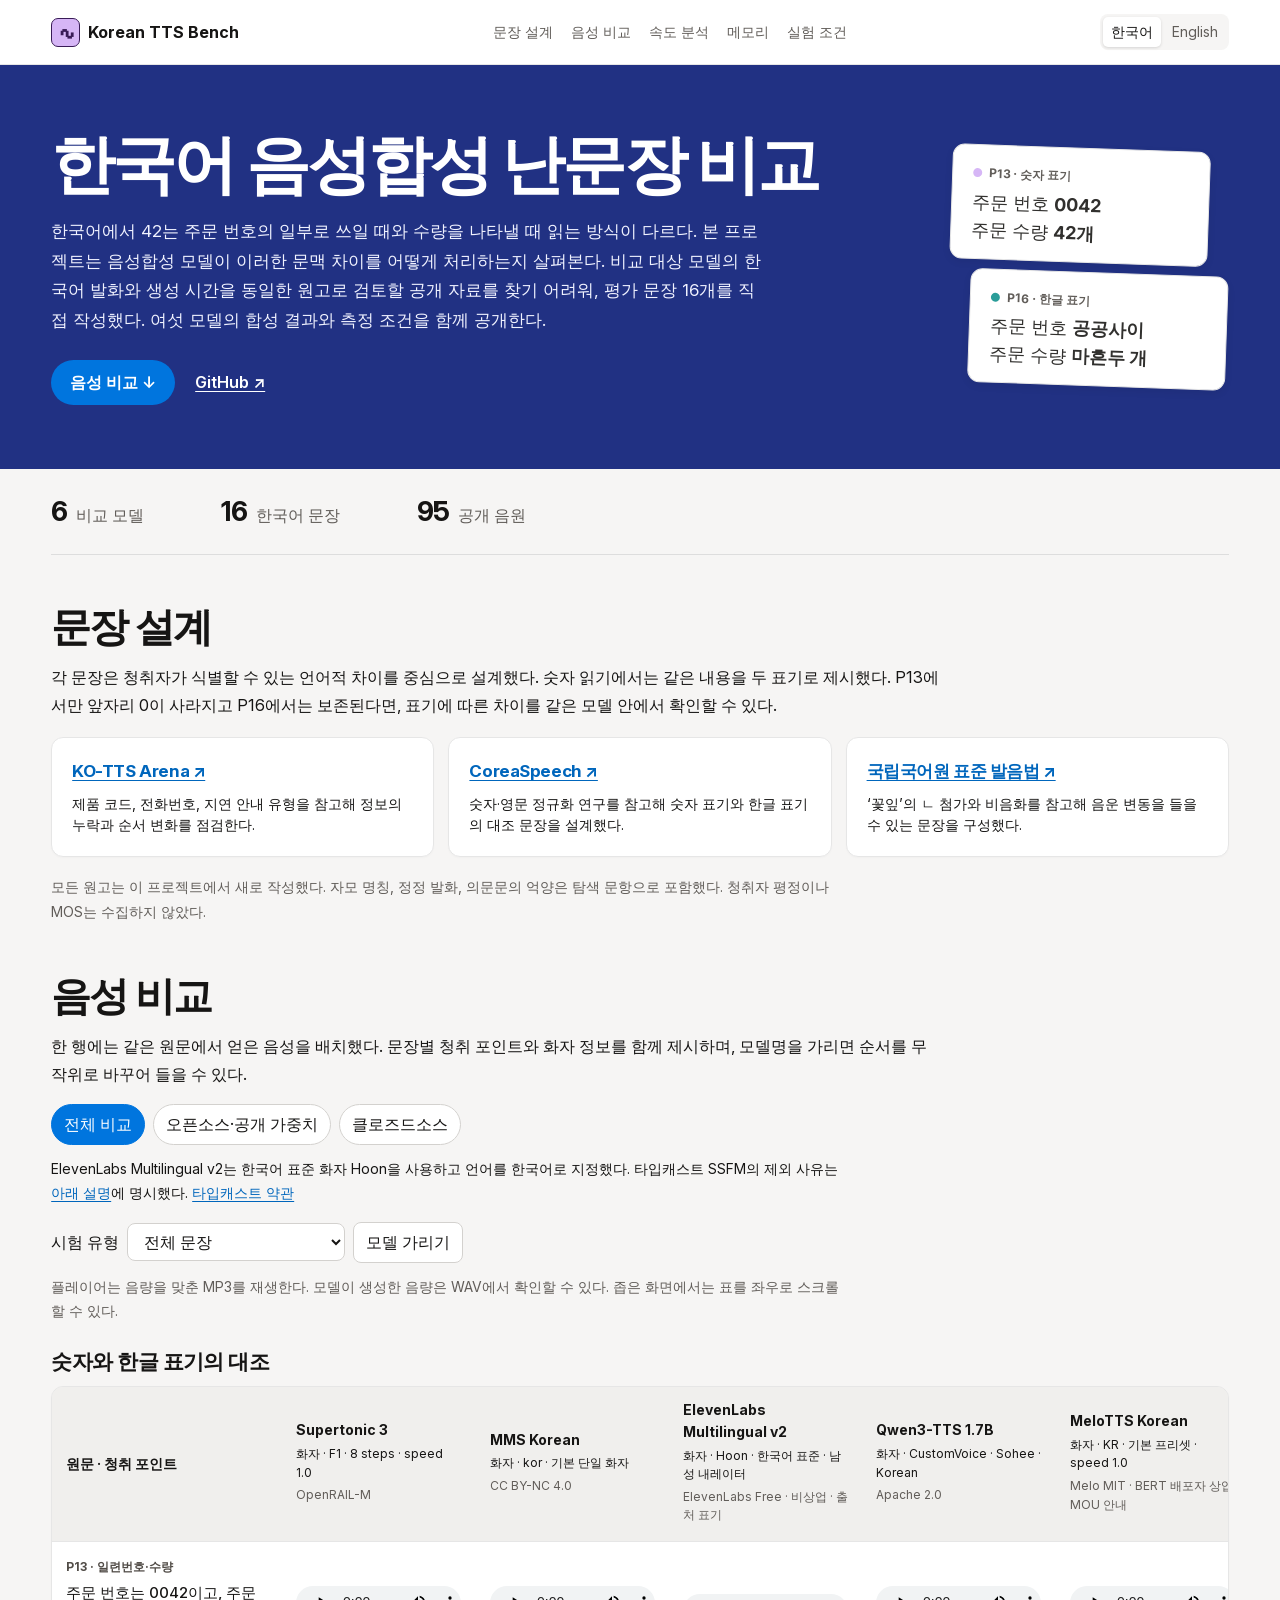
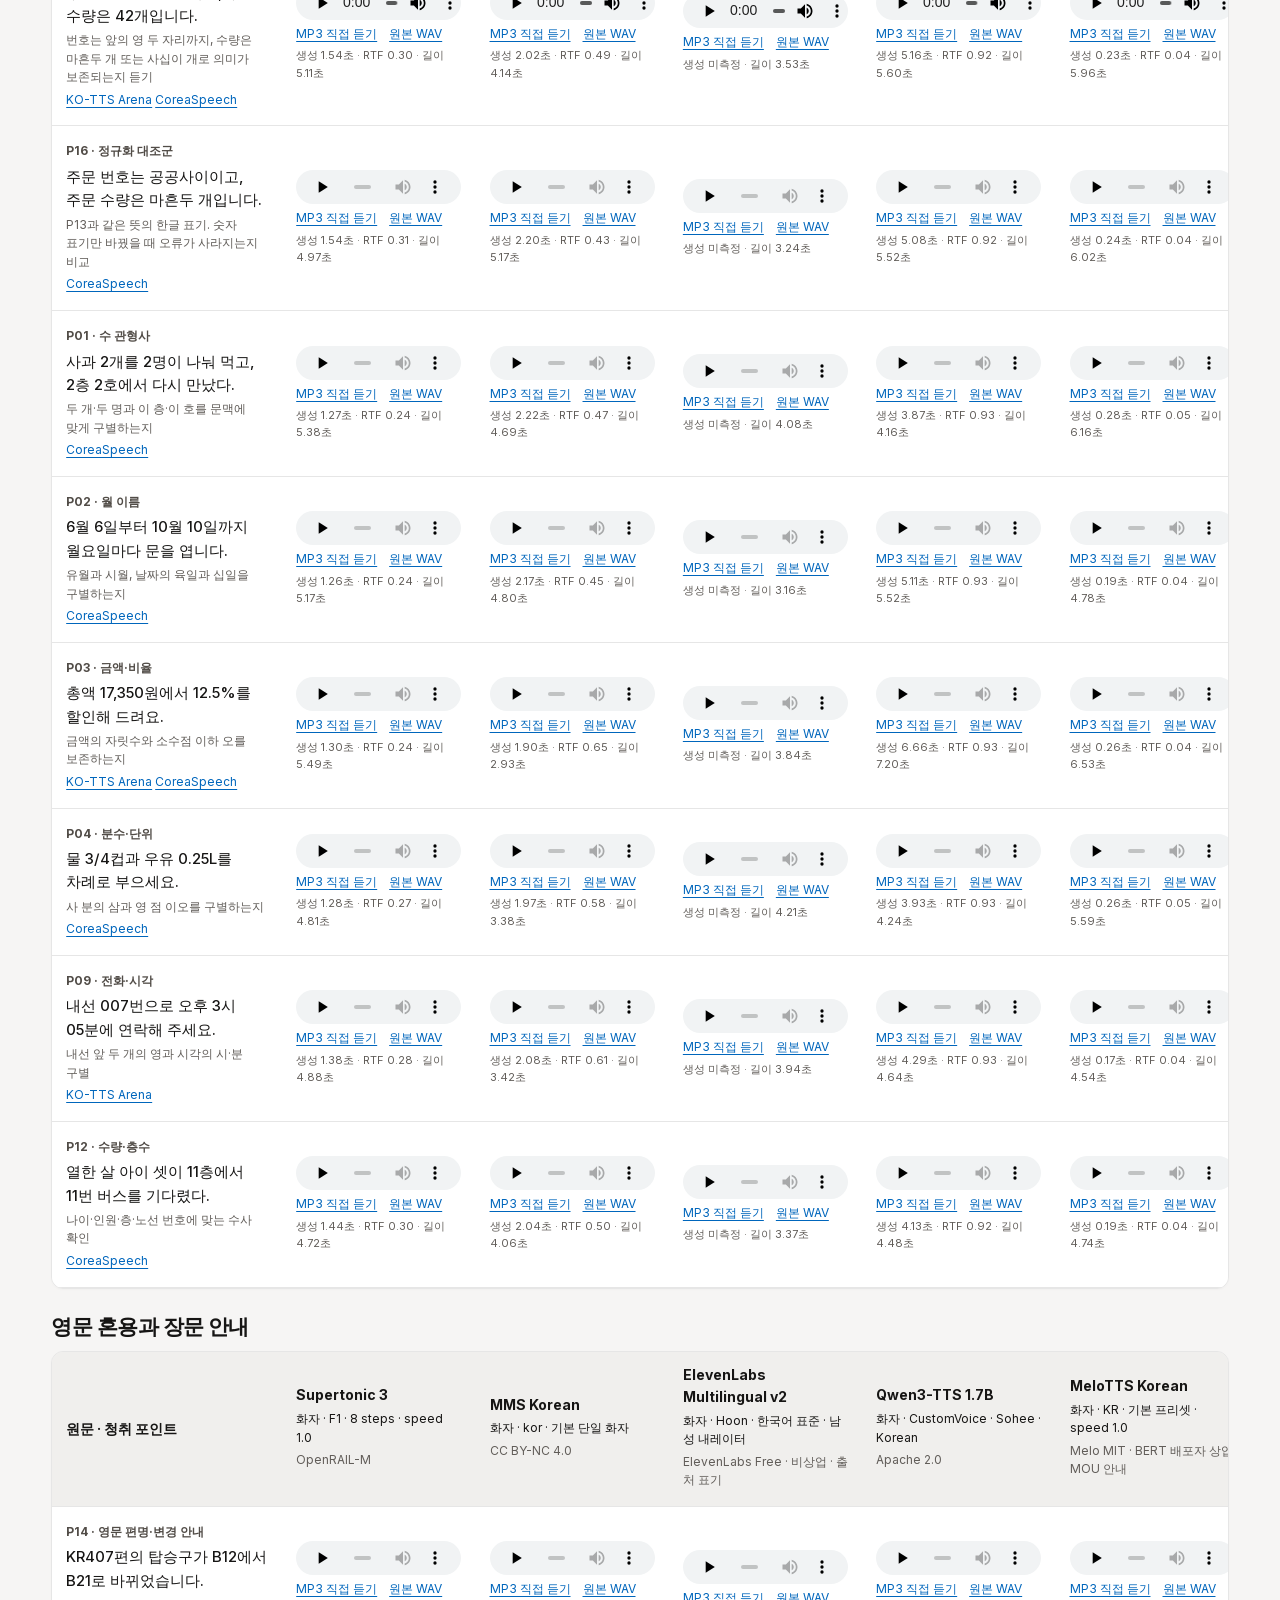
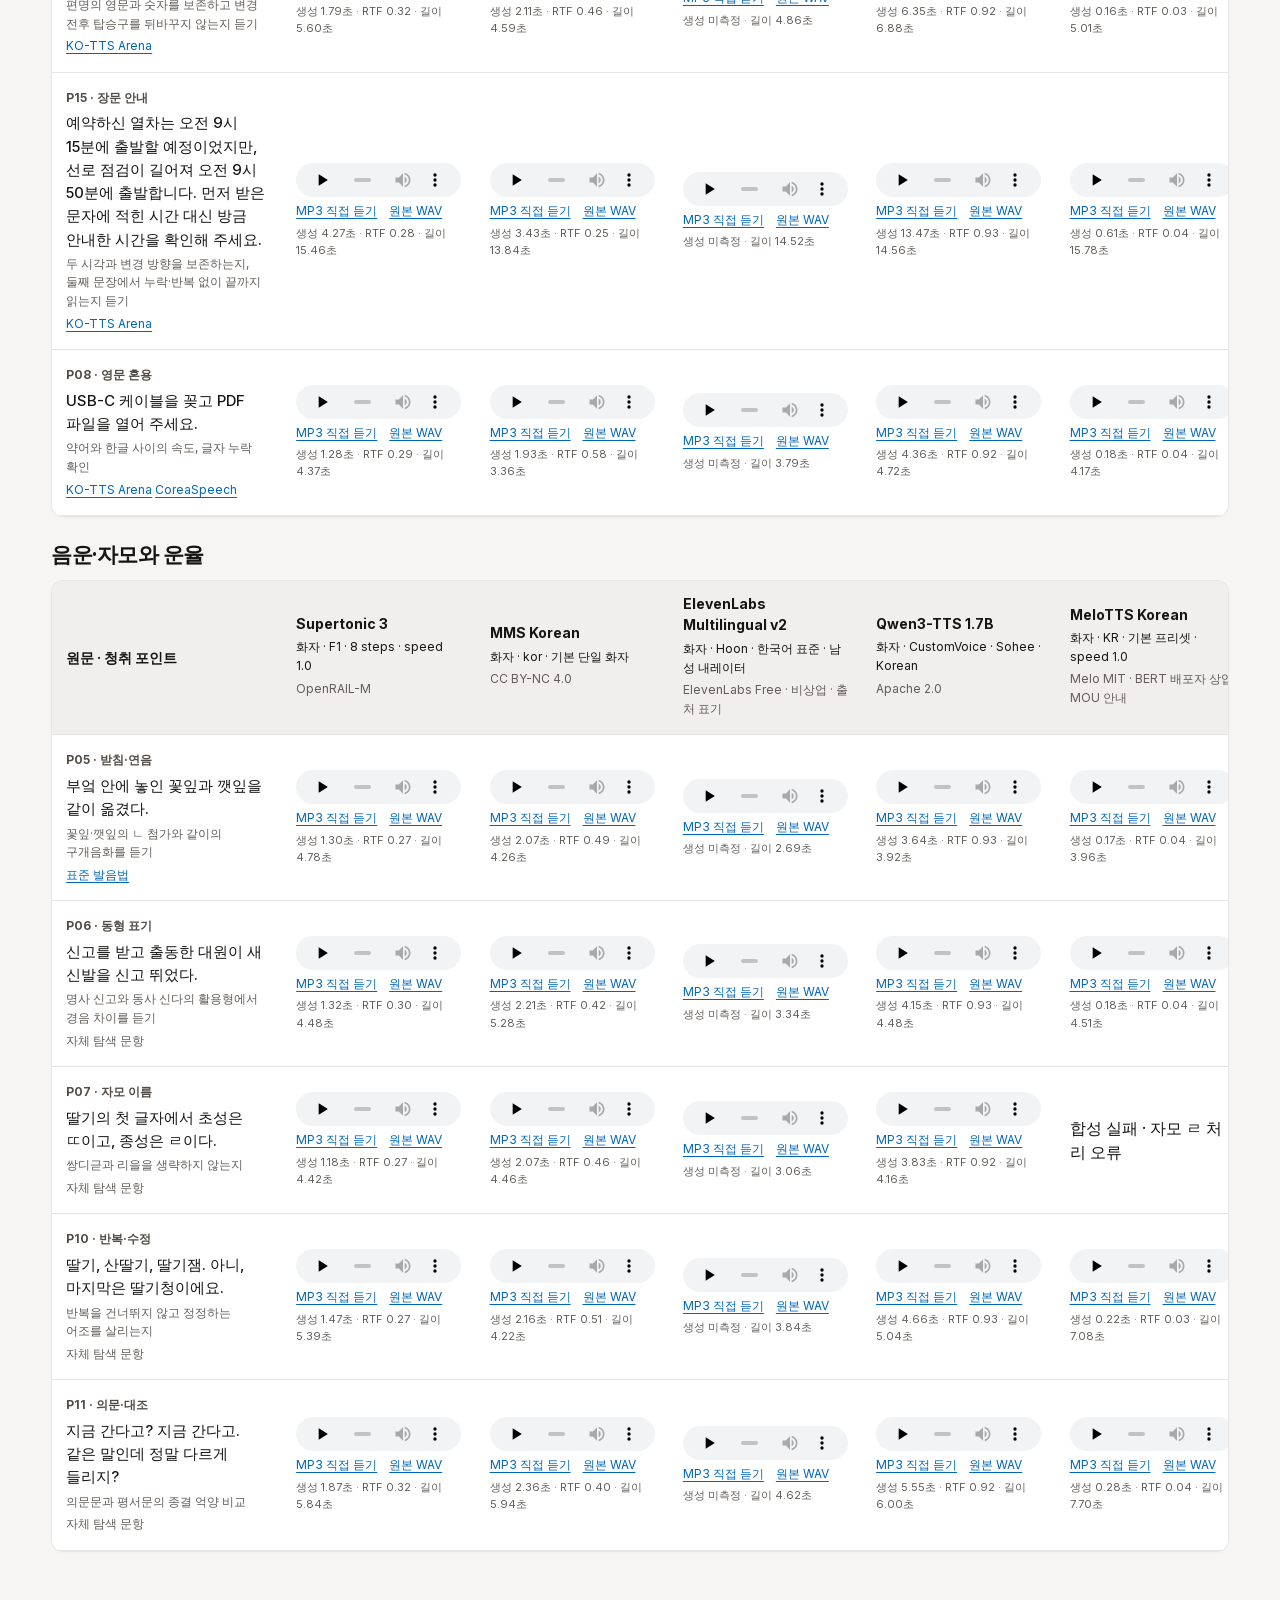
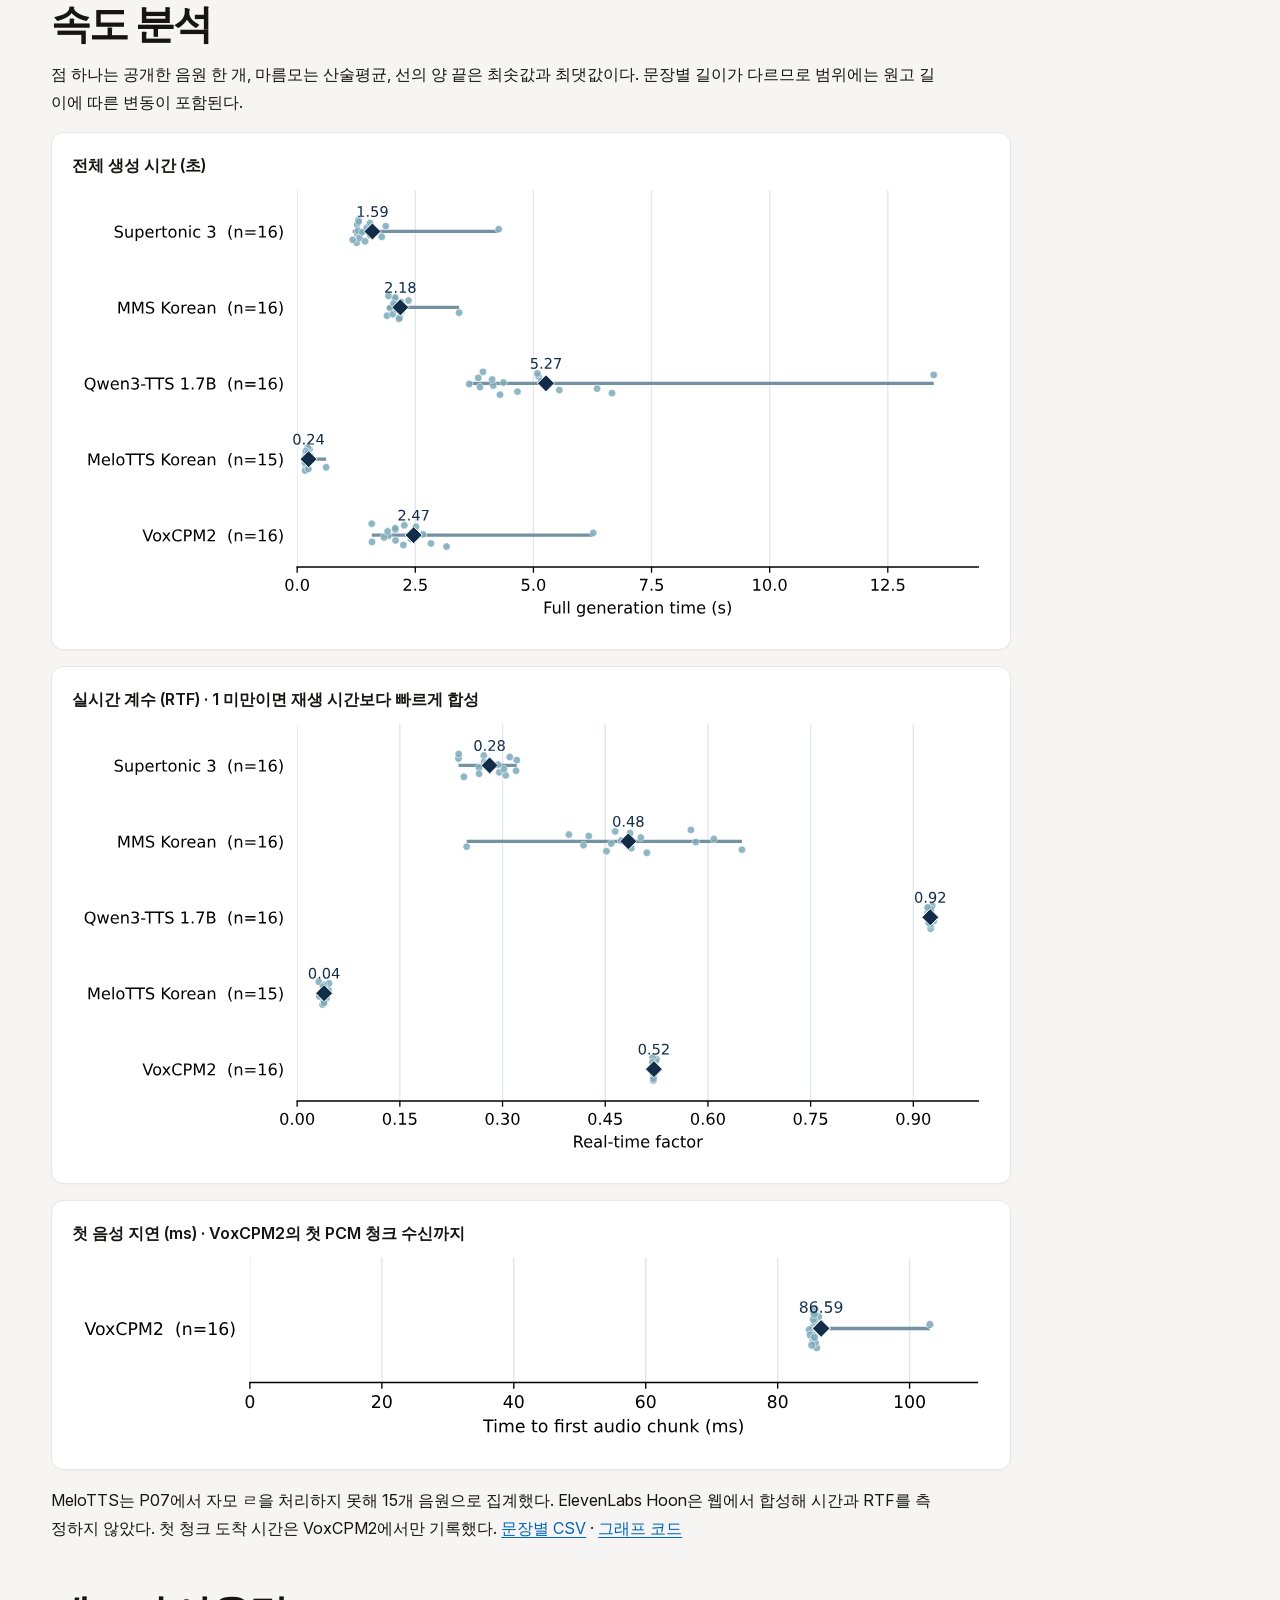
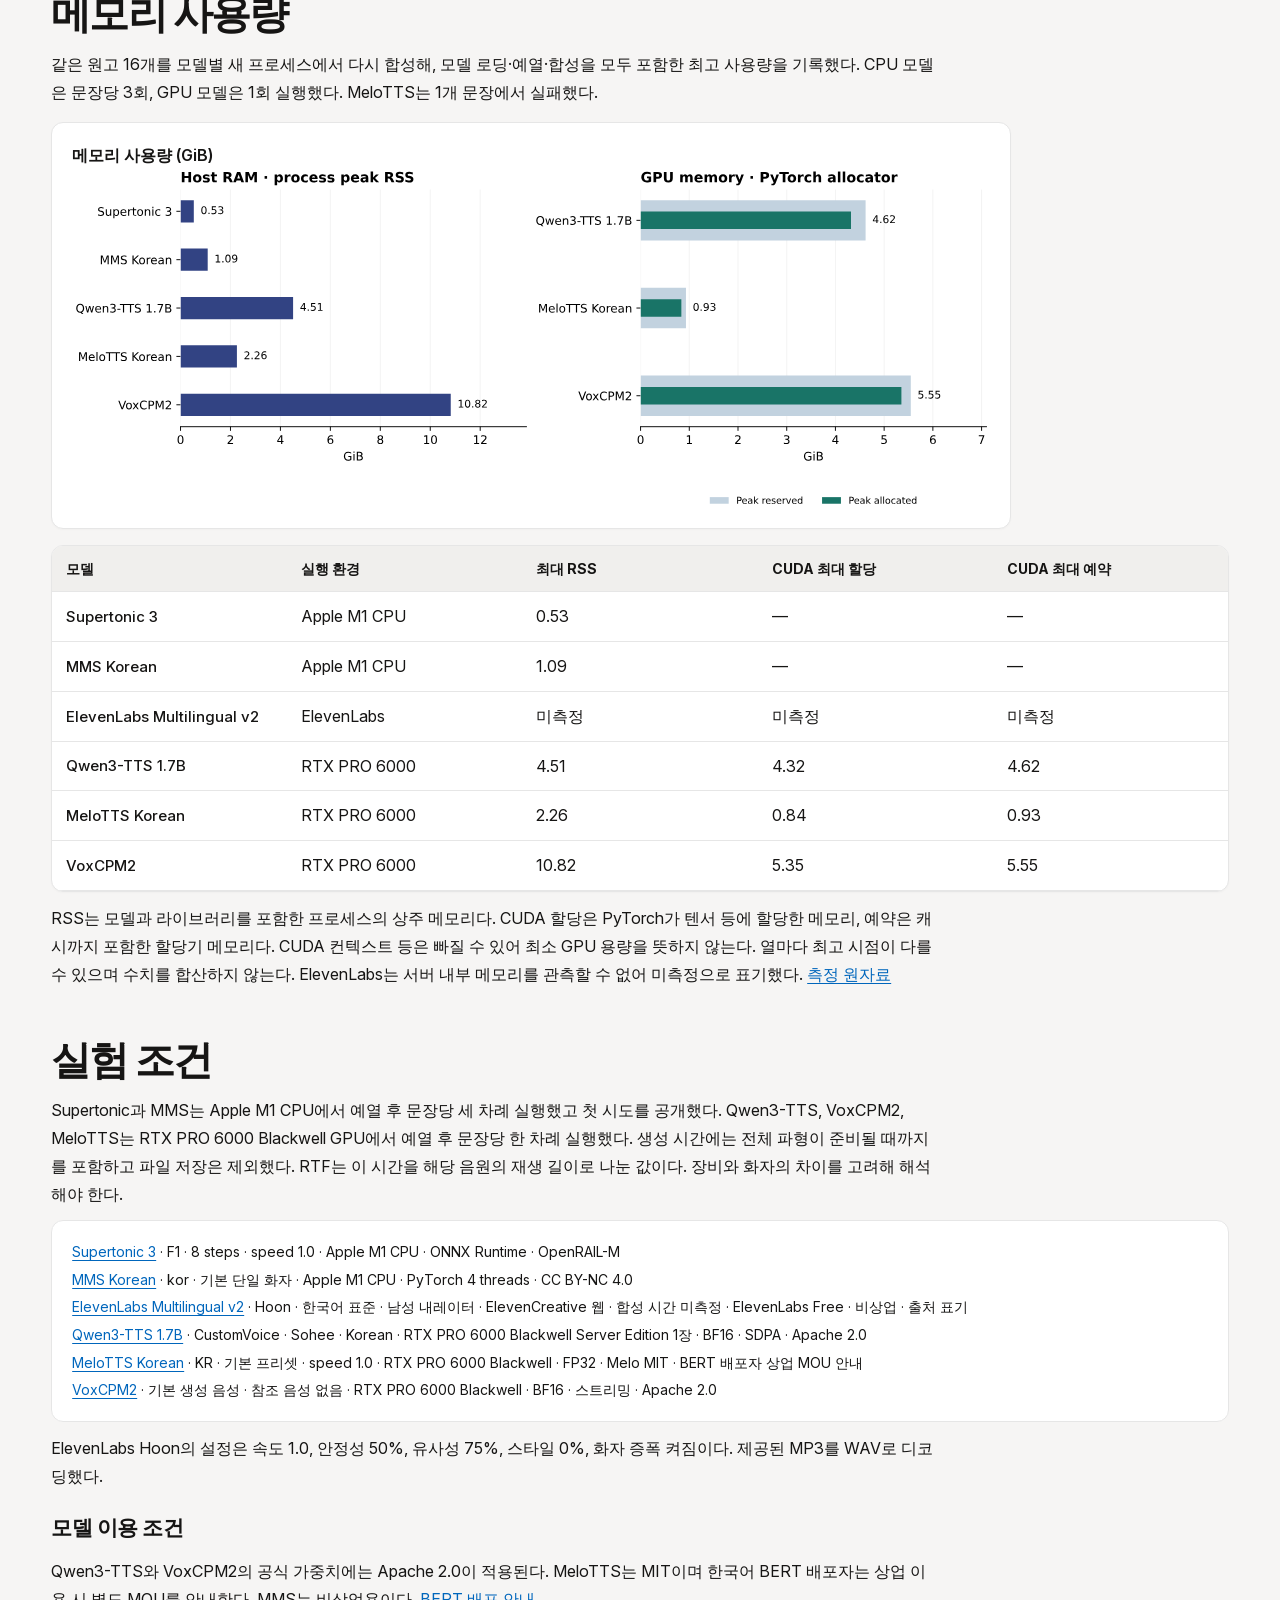
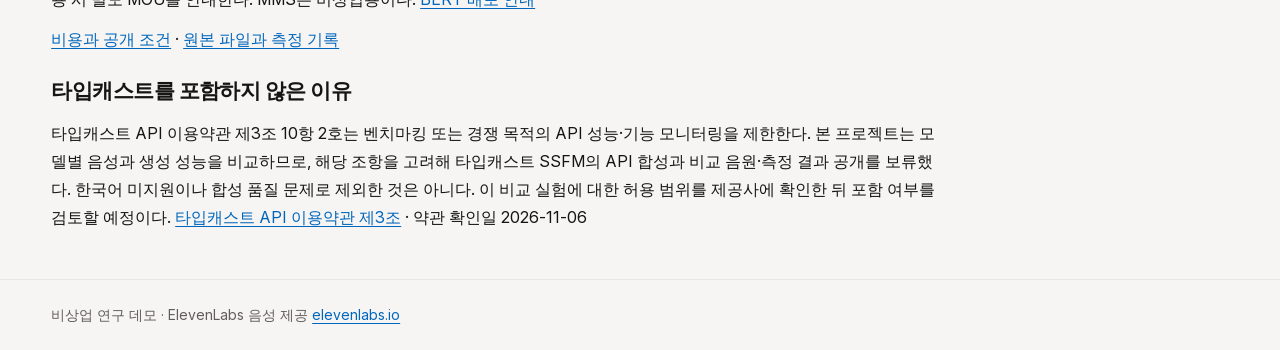
<file: index.html>
<!doctype html><html lang="ko"><head><meta charset="utf-8"><meta name="viewport" content="width=device-width,initial-scale=1"><title>한국어 음성합성 난문장 비교 | elevenlabs.io</title><link rel="alternate" hreflang="ko" href="index.html"><link rel="alternate" hreflang="en" href="en.html"><link rel="stylesheet" href="style.css?v=paper2"></head><body>
<div class="topbar"><div class="wrap top"><a class="brand" href="#overview"><span class="glyph" aria-hidden="true">∿</span> Korean TTS Bench</a><nav class="wide"><a href="#design">문장 설계</a><a href="#samples">음성 비교</a><a href="#timing">속도 분석</a><a href="#memory">메모리</a><a href="#methods">실험 조건</a></nav><details class="toc"><summary>목차</summary><nav><a href="#design">문장 설계</a><a href="#samples">음성 비교</a><a href="#timing">속도 분석</a><a href="#memory">메모리</a><a href="#methods">실험 조건</a></nav></details><div class="languages"><a hreflang="ko" lang="ko" href="index.html" aria-current="page">한국어</a><a hreflang="en" lang="en" href="en.html" id="other-lang">English</a></div></div></div>
<header id="overview"><div class="wrap hero"><div><h1>한국어 음성합성 난문장 비교</h1><p>한국어에서 42는 주문 번호의 일부로 쓰일 때와 수량을 나타낼 때 읽는 방식이 다르다. 본 프로젝트는 음성합성 모델이 이러한 문맥 차이를 어떻게 처리하는지 살펴본다. 비교 대상 모델의 한국어 발화와 생성 시간을 동일한 원고로 검토할 공개 자료를 찾기 어려워, 평가 문장 16개를 직접 작성했다. 여섯 모델의 합성 결과와 측정 조건을 함께 공개한다.</p><div class="actions"><a class="primary" href="#samples">음성 비교 ↓</a><a href="https://github.com/june-oh/korean-tts-bench">GitHub ↗</a></div></div><aside class="pair"><div class="paper"><small>P13 · 숫자 표기</small><div lang="ko">주문 번호 <b>0042</b><br>주문 수량 <b>42개</b></div></div><div class="paper"><small>P16 · 한글 표기</small><div lang="ko">주문 번호 <b>공공사이</b><br>주문 수량 <b>마흔두 개</b></div></div></aside></div></header><main class="wrap"><div class="summary">
<div><strong>6</strong><span>비교 모델</span></div>
<div><strong>16</strong><span>한국어 문장</span></div>
<div><strong>95</strong><span>공개 음원</span></div>
</div>
<section id="design"><h2>문장 설계</h2>
<p>각 문장은 청취자가 식별할 수 있는 언어적 차이를 중심으로 설계했다. 숫자 읽기에서는 같은 내용을 두 표기로 제시했다. P13에서만 앞자리 0이 사라지고 P16에서는 보존된다면, 표기에 따른 차이를 같은 모델 안에서 확인할 수 있다.</p>
<div class="cards">
<article id="ref-arena"><h3><a href="https://huggingface.co/spaces/channelcorp/KO-TTS-Arena/blob/30278887183752f87eae32811a807651845f886c/ko_prompts.json">KO-TTS Arena ↗</a></h3><p>제품 코드, 전화번호, 지연 안내 유형을 참고해 정보의 누락과 순서 변화를 점검한다.</p></article>
<article id="ref-corea"><h3><a href="https://openreview.net/forum?id=8nHq0IIwpd">CoreaSpeech ↗</a></h3><p>숫자·영문 정규화 연구를 참고해 숫자 표기와 한글 표기의 대조 문장을 설계했다.</p></article>
<article id="ref-nikl"><h3><a href="https://www.korean.go.kr/front/onlineQna/onlineQnaView.do?mn_id=216&amp;qna_seq=313560">국립국어원 표준 발음법 ↗</a></h3><p>‘꽃잎’의 ㄴ 첨가와 비음화를 참고해 음운 변동을 들을 수 있는 문장을 구성했다.</p></article>
</div><p class="note">모든 원고는 이 프로젝트에서 새로 작성했다. 자모 명칭, 정정 발화, 의문문의 억양은 탐색 문항으로 포함했다. 청취자 평정이나 MOS는 수집하지 않았다.</p></section>
<section id="samples"><h2>음성 비교</h2>
<p>한 행에는 같은 원문에서 얻은 음성을 배치했다. 문장별 청취 포인트와 화자 정보를 함께 제시하며, 모델명을 가리면 순서를 무작위로 바꾸어 들을 수 있다.</p>
<div class="model-tabs" role="tablist" aria-label="모델 공개 범위">
<button role="tab" id="tab-all" data-access="all" aria-controls="tables" aria-selected="true" tabindex="0">전체 비교</button>
<button role="tab" id="tab-open" data-access="open" aria-controls="tables" aria-selected="false" tabindex="-1">오픈소스·공개 가중치</button>
<button role="tab" id="tab-closed" data-access="closed" aria-controls="tables" aria-selected="false" tabindex="-1">클로즈드소스</button>
</div><p id="closed-note">ElevenLabs Multilingual v2는 한국어 표준 화자 Hoon을 사용하고 언어를 한국어로 지정했다. 타입캐스트 SSFM의 제외 사유는 <a href="#typecast-exclusion">아래 설명</a>에 명시했다. <a href="https://help.typecast.ai/en/articles/11872662-typecast-api-terms-of-use">타입캐스트 약관</a></p>
<p id="open-note" hidden>공개 가중치 모델의 상업 이용 조건은 각 열에 표시했다.</p><div class="tools"><label>시험 유형 <select id="group"><option value="">전체 문장</option></select></label><button id="blind" aria-pressed="false">모델 가리기</button></div>
<p class="note">플레이어는 음량을 맞춘 MP3를 재생한다. 모델이 생성한 음량은 WAV에서 확인할 수 있다. 좁은 화면에서는 표를 좌우로 스크롤할 수 있다.</p><div id="tables" role="tabpanel" aria-labelledby="tab-all">음원을 불러오는 중…</div></section>
<section id="timing"><h2>속도 분석</h2>
<p>점 하나는 공개한 음원 한 개, 마름모는 산술평균, 선의 양 끝은 최솟값과 최댓값이다. 문장별 길이가 다르므로 범위에는 원고 길이에 따른 변동이 포함된다.</p>
<figure><figcaption>전체 생성 시간 (초)</figcaption><img loading="lazy" src="figures/completion_s.svg" alt="전체 생성 시간 (초)"></figure>
<figure><figcaption>실시간 계수 (RTF) · 1 미만이면 재생 시간보다 빠르게 합성</figcaption><img loading="lazy" src="figures/rtf.svg" alt="실시간 계수 (RTF) · 1 미만이면 재생 시간보다 빠르게 합성"></figure>
<figure><figcaption>첫 음성 지연 (ms) · VoxCPM2의 첫 PCM 청크 수신까지</figcaption><img loading="lazy" src="figures/first_audio_ms.svg" alt="첫 음성 지연 (ms) · VoxCPM2의 첫 PCM 청크 수신까지"></figure>
<p>MeloTTS는 P07에서 자모 ㄹ을 처리하지 못해 15개 음원으로 집계했다. ElevenLabs Hoon은 웹에서 합성해 시간과 RTF를 측정하지 않았다. 첫 청크 도착 시간은 VoxCPM2에서만 기록했다. <a href="figures/timings.csv">문장별 CSV</a> · <a href="https://github.com/june-oh/korean-tts-bench/blob/main/scripts/plot_timings.py">그래프 코드</a></p></section>
<section id="memory"><h2>메모리 사용량</h2><p>같은 원고 16개를 모델별 새 프로세스에서 다시 합성해, 모델 로딩·예열·합성을 모두 포함한 최고 사용량을 기록했다. CPU 모델은 문장당 3회, GPU 모델은 1회 실행했다. MeloTTS는 1개 문장에서 실패했다.</p><figure><figcaption>메모리 사용량 (GiB)</figcaption><img loading="lazy" src="figures/memory.svg" alt="메모리 사용량 (GiB)"></figure><div class="scroll" tabindex="0" style="overflow-x:auto"><table style="min-width:650px"><thead><tr><th scope="col">모델</th><th scope="col">실행 환경</th><th scope="col">최대 RSS</th><th scope="col">CUDA 최대 할당</th><th scope="col">CUDA 최대 예약</th></tr></thead><tbody><tr><th scope="row">Supertonic 3</th><td>Apple M1 CPU</td><td>0.53</td><td>—</td><td>—</td></tr><tr><th scope="row">MMS Korean</th><td>Apple M1 CPU</td><td>1.09</td><td>—</td><td>—</td></tr><tr><th scope="row">ElevenLabs Multilingual v2</th><td>ElevenLabs</td><td>미측정</td><td>미측정</td><td>미측정</td></tr><tr><th scope="row">Qwen3-TTS 1.7B</th><td>RTX PRO 6000</td><td>4.51</td><td>4.32</td><td>4.62</td></tr><tr><th scope="row">MeloTTS Korean</th><td>RTX PRO 6000</td><td>2.26</td><td>0.84</td><td>0.93</td></tr><tr><th scope="row">VoxCPM2</th><td>RTX PRO 6000</td><td>10.82</td><td>5.35</td><td>5.55</td></tr></tbody></table></div><p>RSS는 모델과 라이브러리를 포함한 프로세스의 상주 메모리다. CUDA 할당은 PyTorch가 텐서 등에 할당한 메모리, 예약은 캐시까지 포함한 할당기 메모리다. CUDA 컨텍스트 등은 빠질 수 있어 최소 GPU 용량을 뜻하지 않는다. 열마다 최고 시점이 다를 수 있으며 수치를 합산하지 않는다. ElevenLabs는 서버 내부 메모리를 관측할 수 없어 미측정으로 표기했다. <a href="figures/memory.json">측정 원자료</a></p></section>
<section id="methods"><h2>실험 조건</h2>
<p>Supertonic과 MMS는 Apple M1 CPU에서 예열 후 문장당 세 차례 실행했고 첫 시도를 공개했다. Qwen3-TTS, VoxCPM2, MeloTTS는 RTX PRO 6000 Blackwell GPU에서 예열 후 문장당 한 차례 실행했다. 생성 시간에는 전체 파형이 준비될 때까지를 포함하고 파일 저장은 제외했다. RTF는 이 시간을 해당 음원의 재생 길이로 나눈 값이다. 장비와 화자의 차이를 고려해 해석해야 한다.</p><div id="models"></div><p>ElevenLabs Hoon의 설정은 속도 1.0, 안정성 50%, 유사성 75%, 스타일 0%, 화자 증폭 켜짐이다. 제공된 MP3를 WAV로 디코딩했다.</p><h3>모델 이용 조건</h3><p>Qwen3-TTS와 VoxCPM2의 공식 가중치에는 Apache 2.0이 적용된다. MeloTTS는 MIT이며 한국어 BERT 배포자는 상업 이용 시 별도 MOU를 안내한다. MMS는 비상업용이다. <a href="https://github.com/kiyoungkim1/LMkor">BERT 배포 안내</a></p><p><a href="https://github.com/june-oh/korean-tts-bench#비용과-공개-조건">비용과 공개 조건</a> · <a href="https://github.com/june-oh/korean-tts-bench/tree/main/audio">원본 파일과 측정 기록</a></p><h3 id="typecast-exclusion">타입캐스트를 포함하지 않은 이유</h3><p>타입캐스트 API 이용약관 제3조 10항 2호는 벤치마킹 또는 경쟁 목적의 API 성능·기능 모니터링을 제한한다. 본 프로젝트는 모델별 음성과 생성 성능을 비교하므로, 해당 조항을 고려해 타입캐스트 SSFM의 API 합성과 비교 음원·측정 결과 공개를 보류했다. 한국어 미지원이나 합성 품질 문제로 제외한 것은 아니다. 이 비교 실험에 대한 허용 범위를 제공사에 확인한 뒤 포함 여부를 검토할 예정이다. <a href="https://help.typecast.ai/en/articles/11872662-typecast-api-terms-of-use">타입캐스트 API 이용약관 제3조</a> · 약관 확인일 2026-11-06</p></section></main><footer><div class="wrap">비상업 연구 데모 · ElevenLabs 음성 제공 <a href="https://elevenlabs.io/">elevenlabs.io</a></div></footer><script type="module" src="app.js?v=paper2"></script></body></html>
</file>
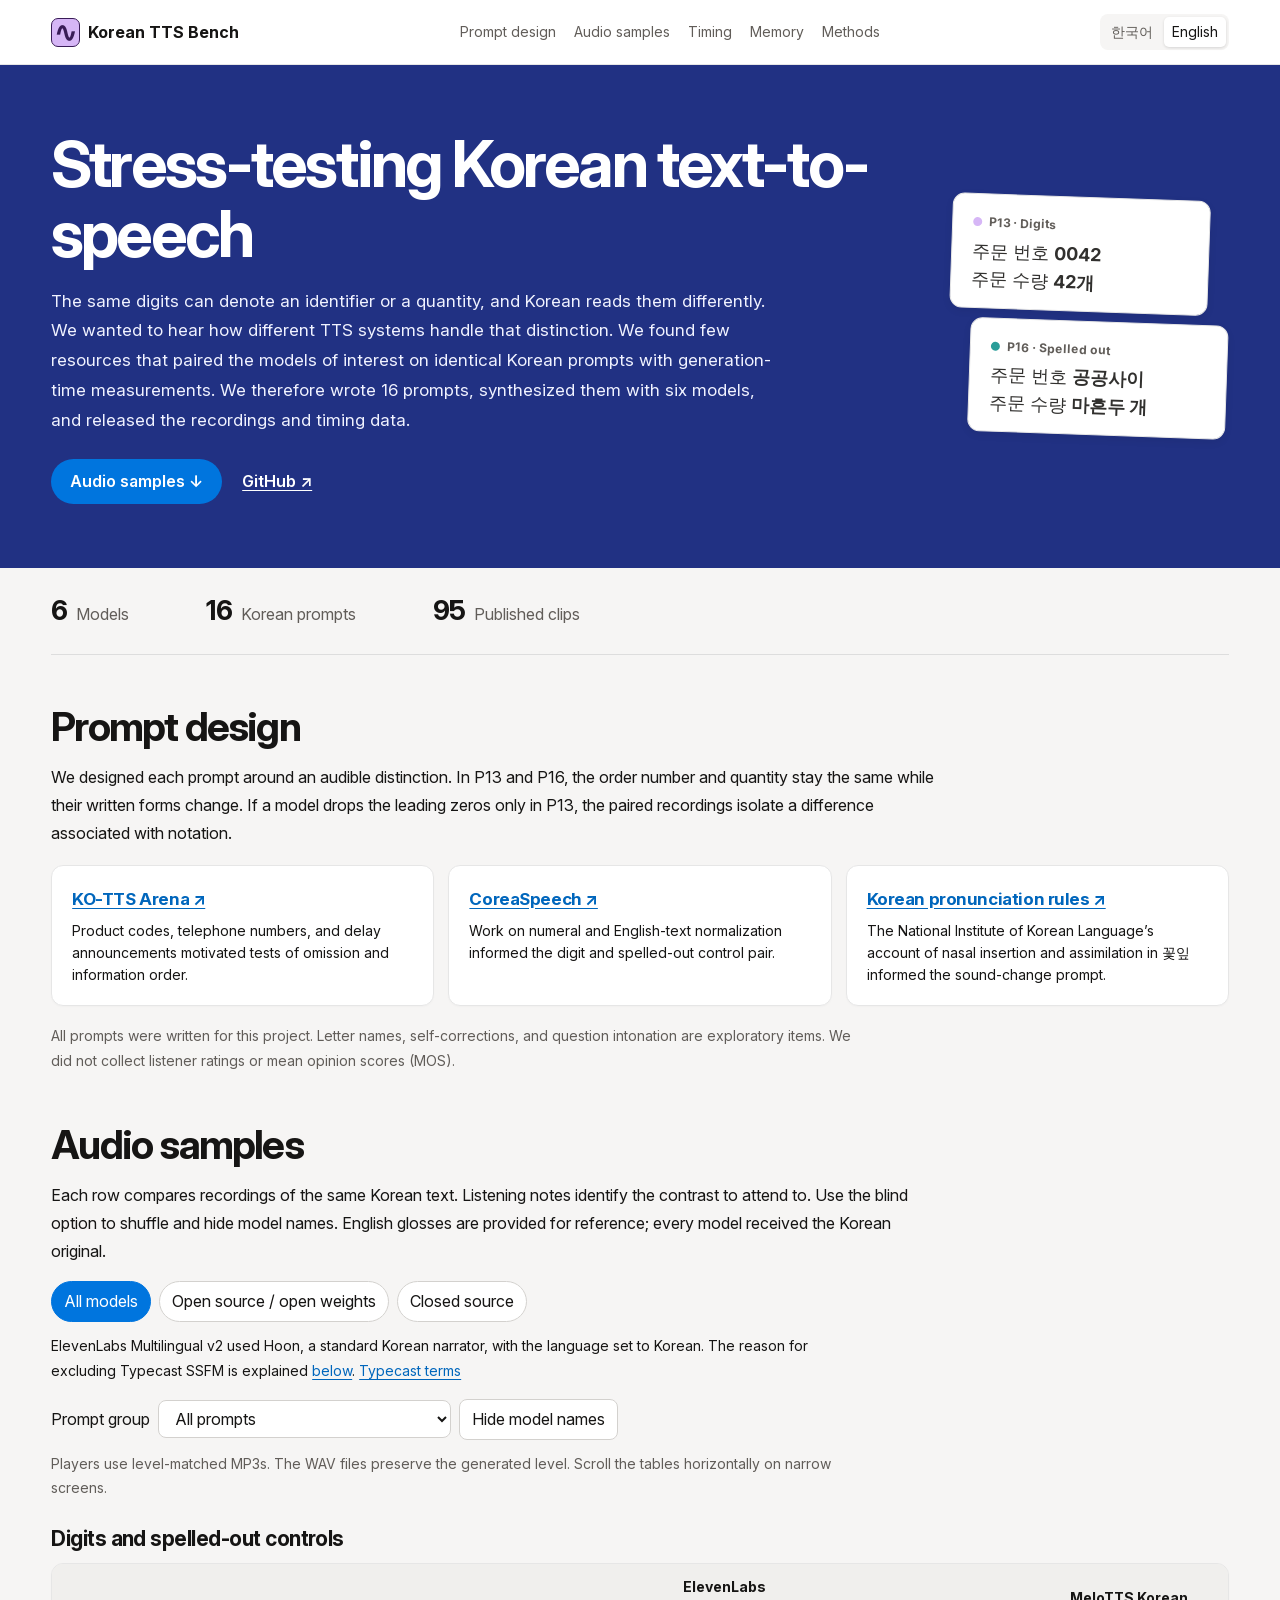
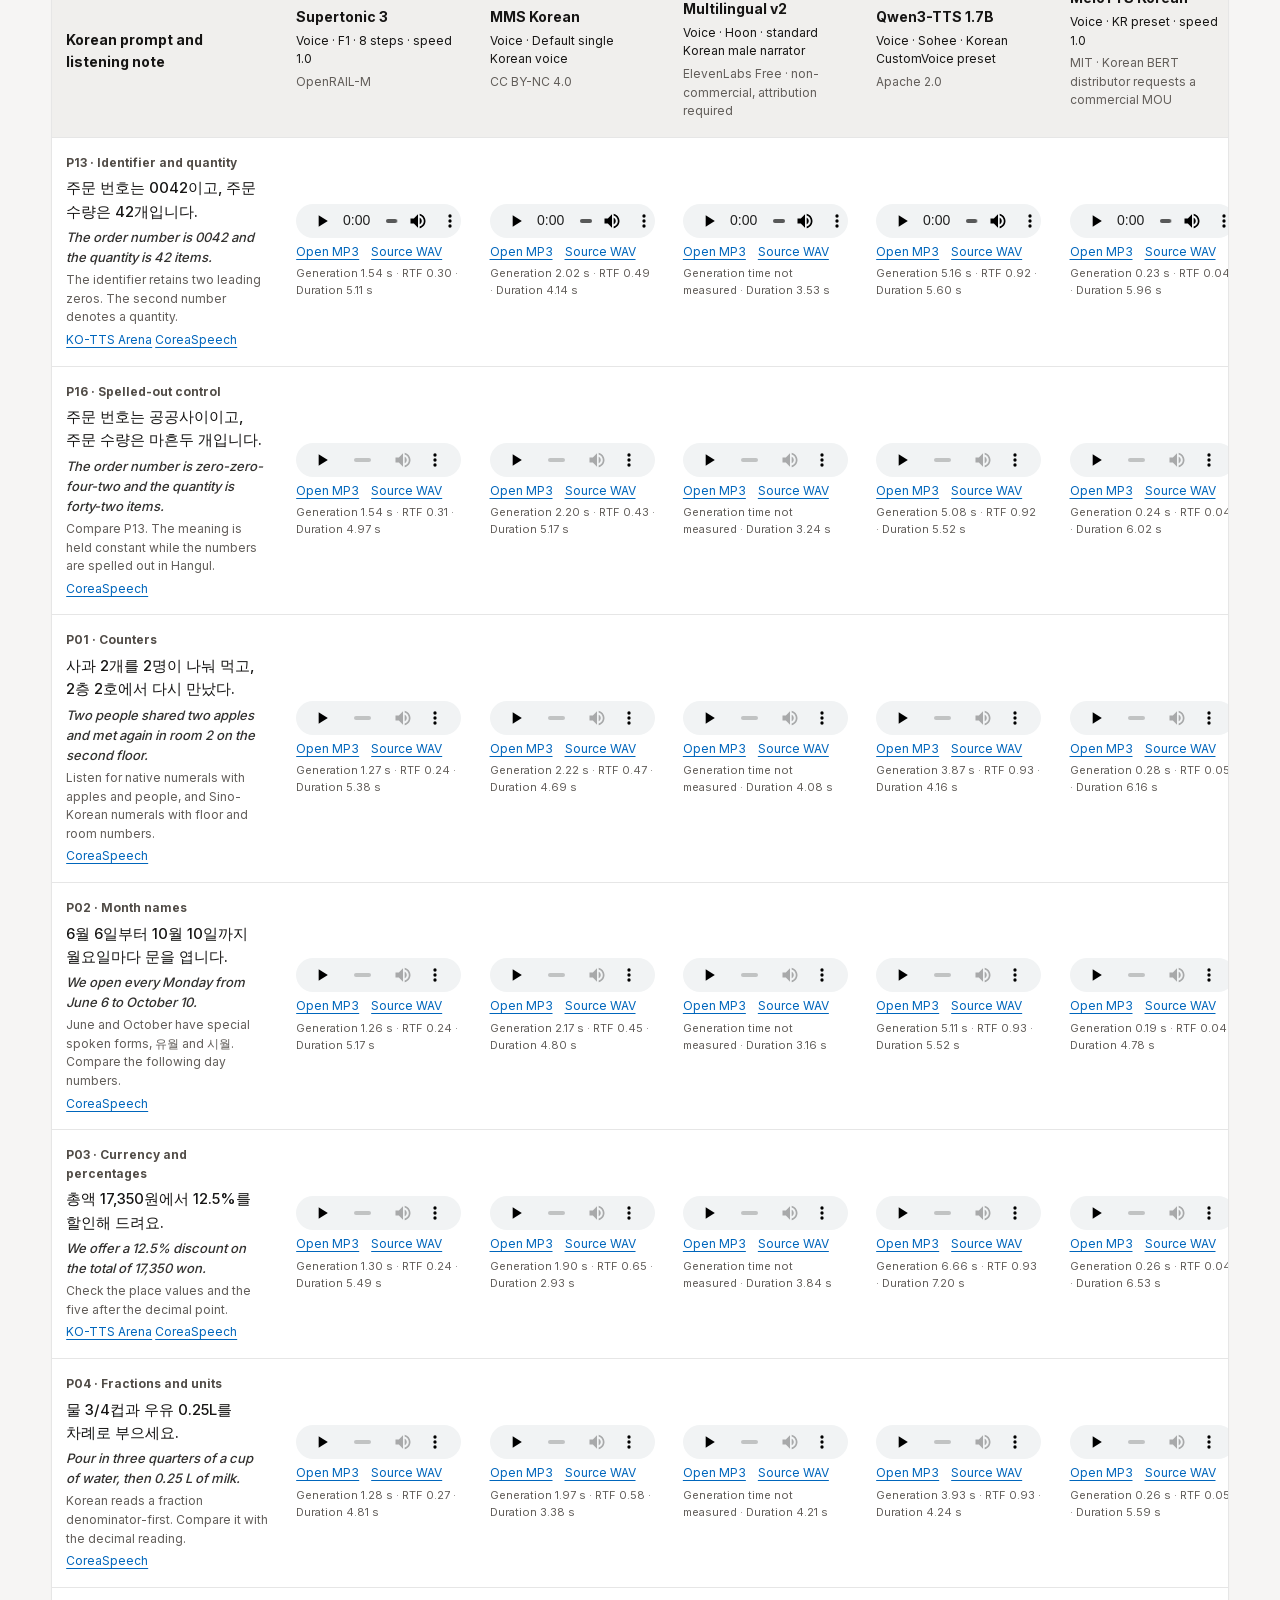
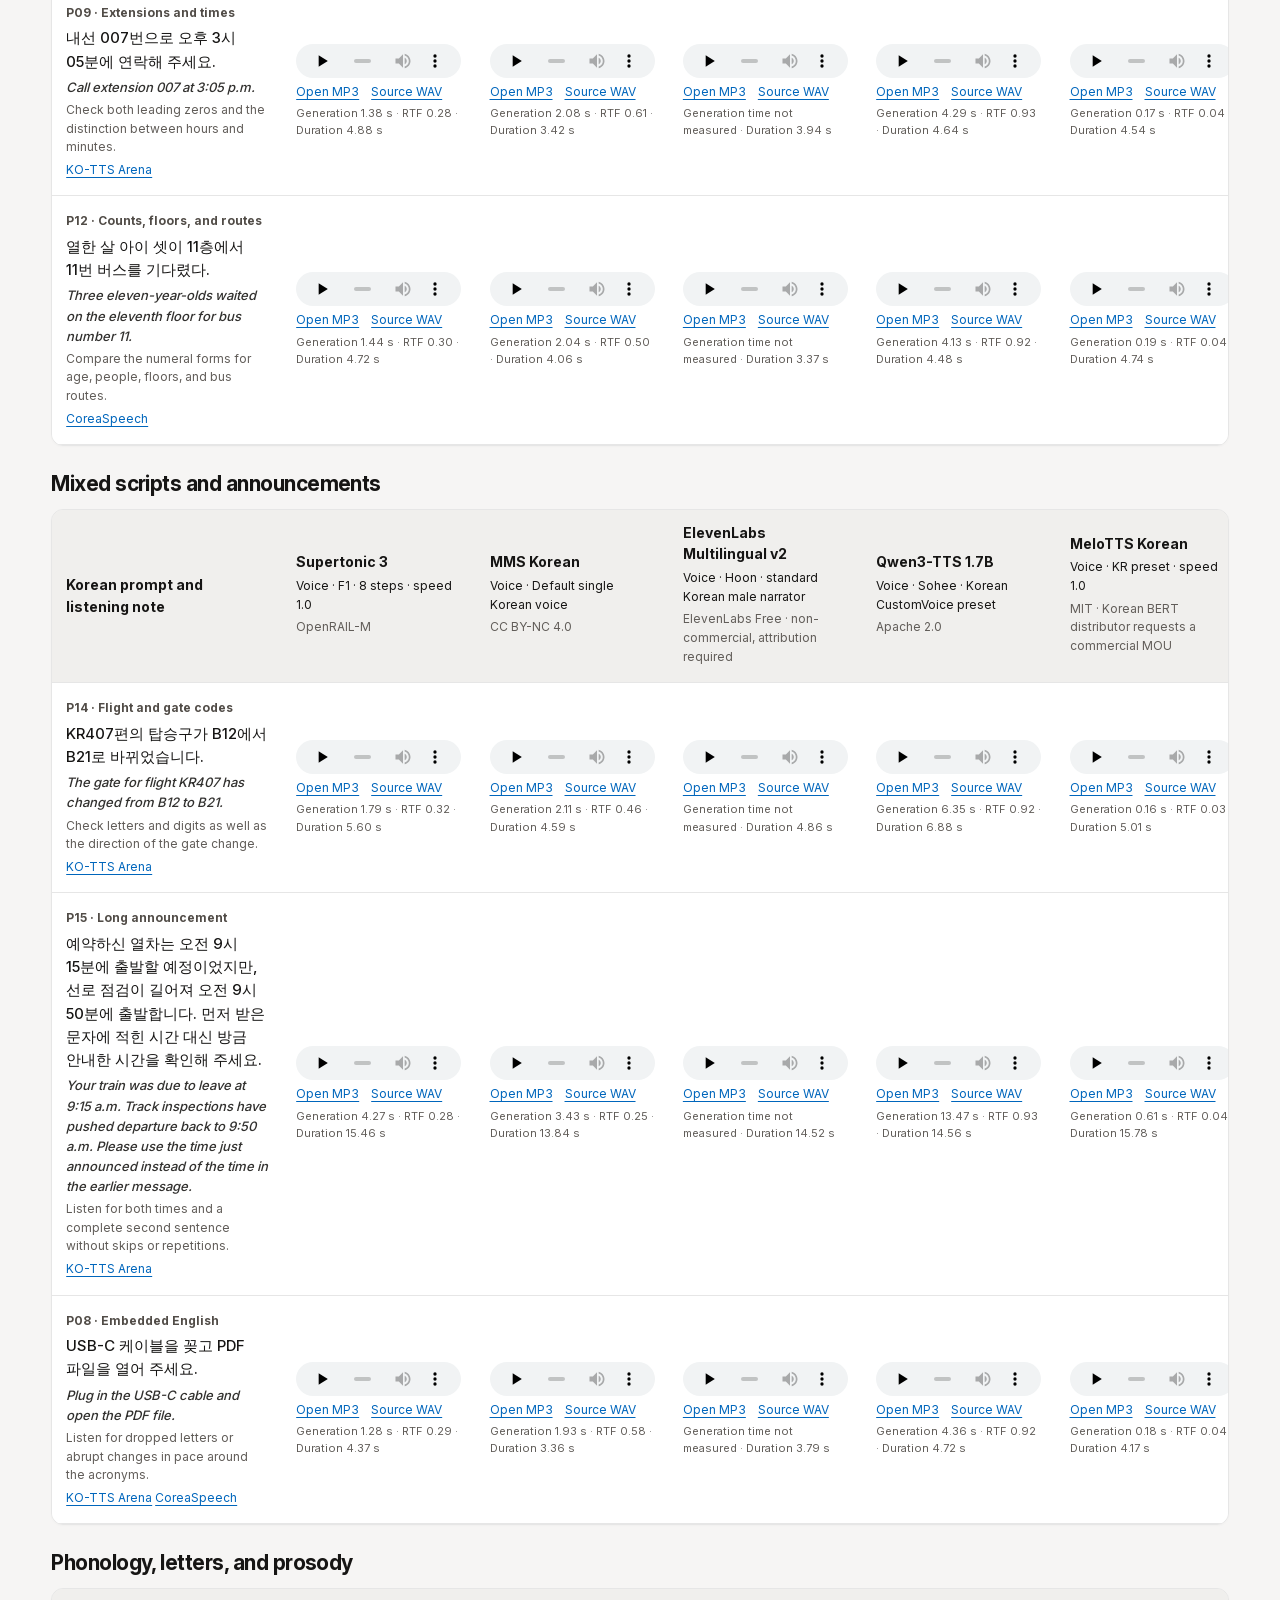
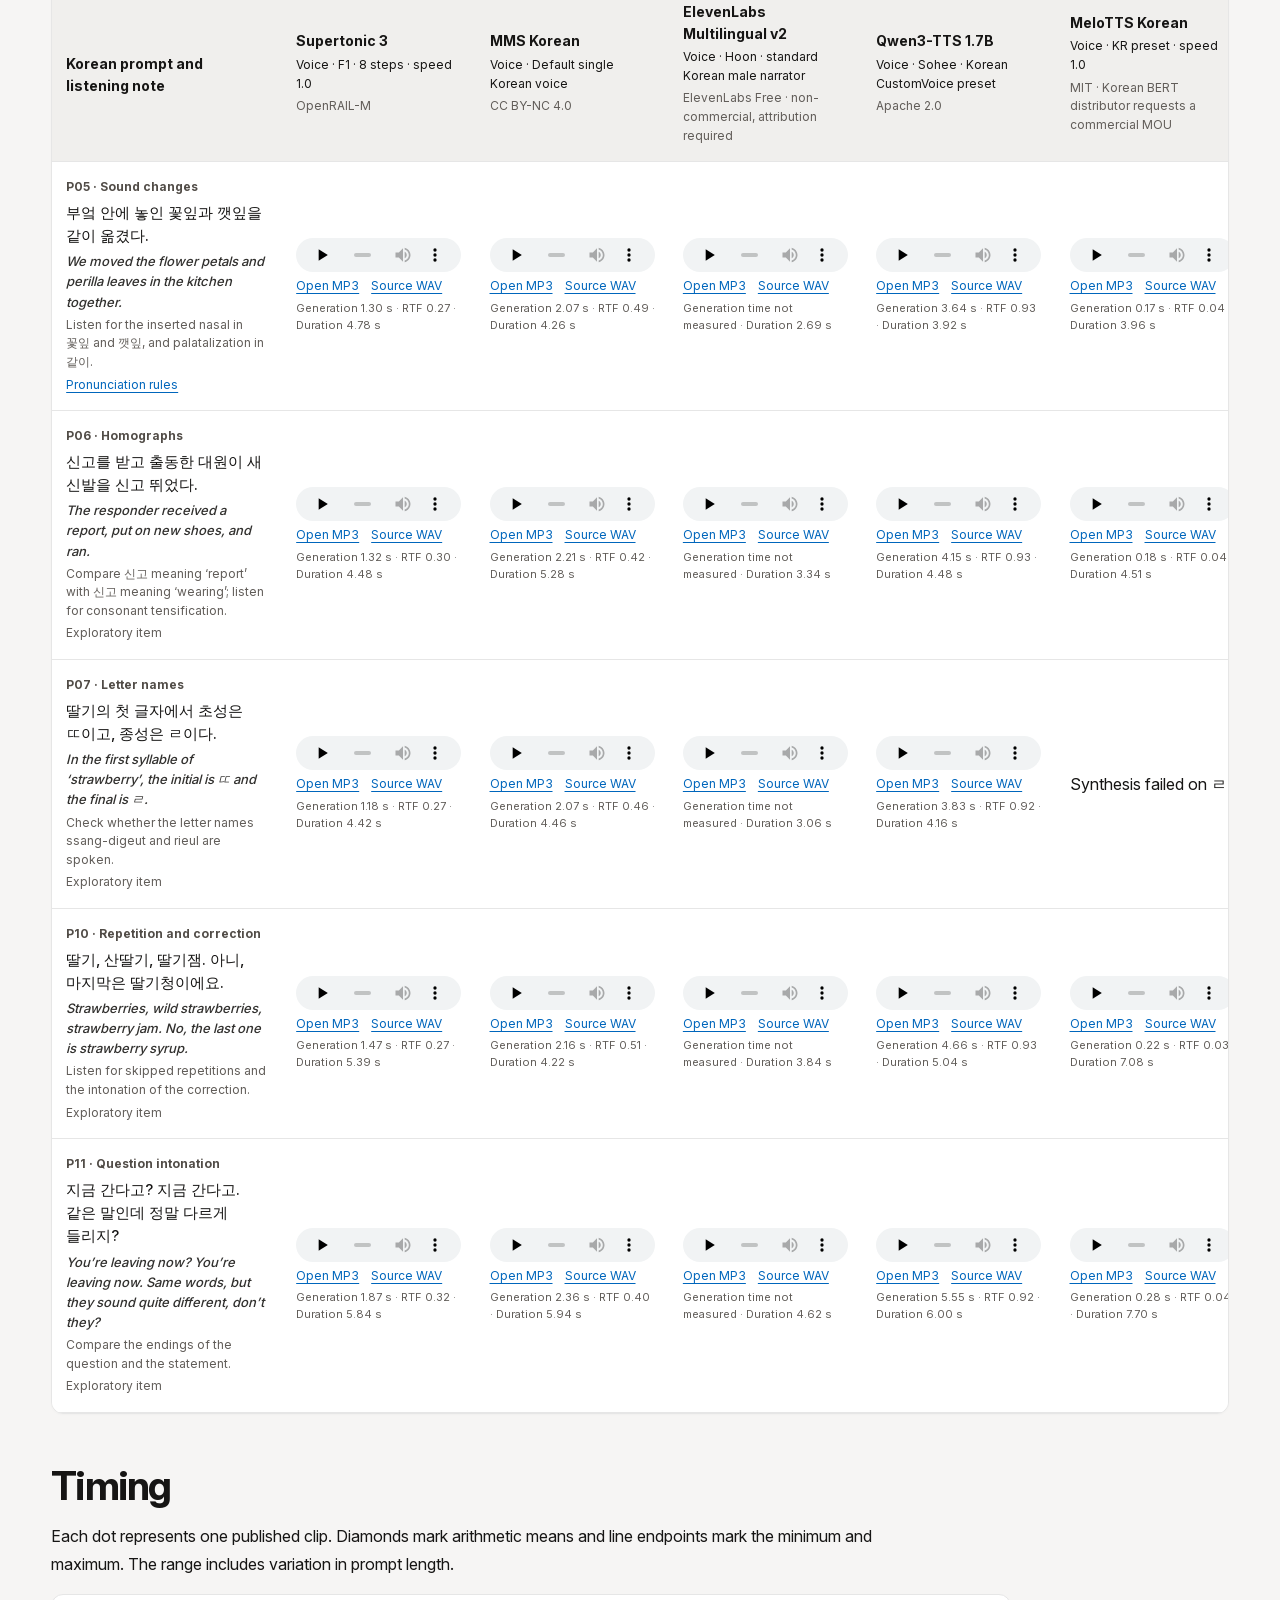
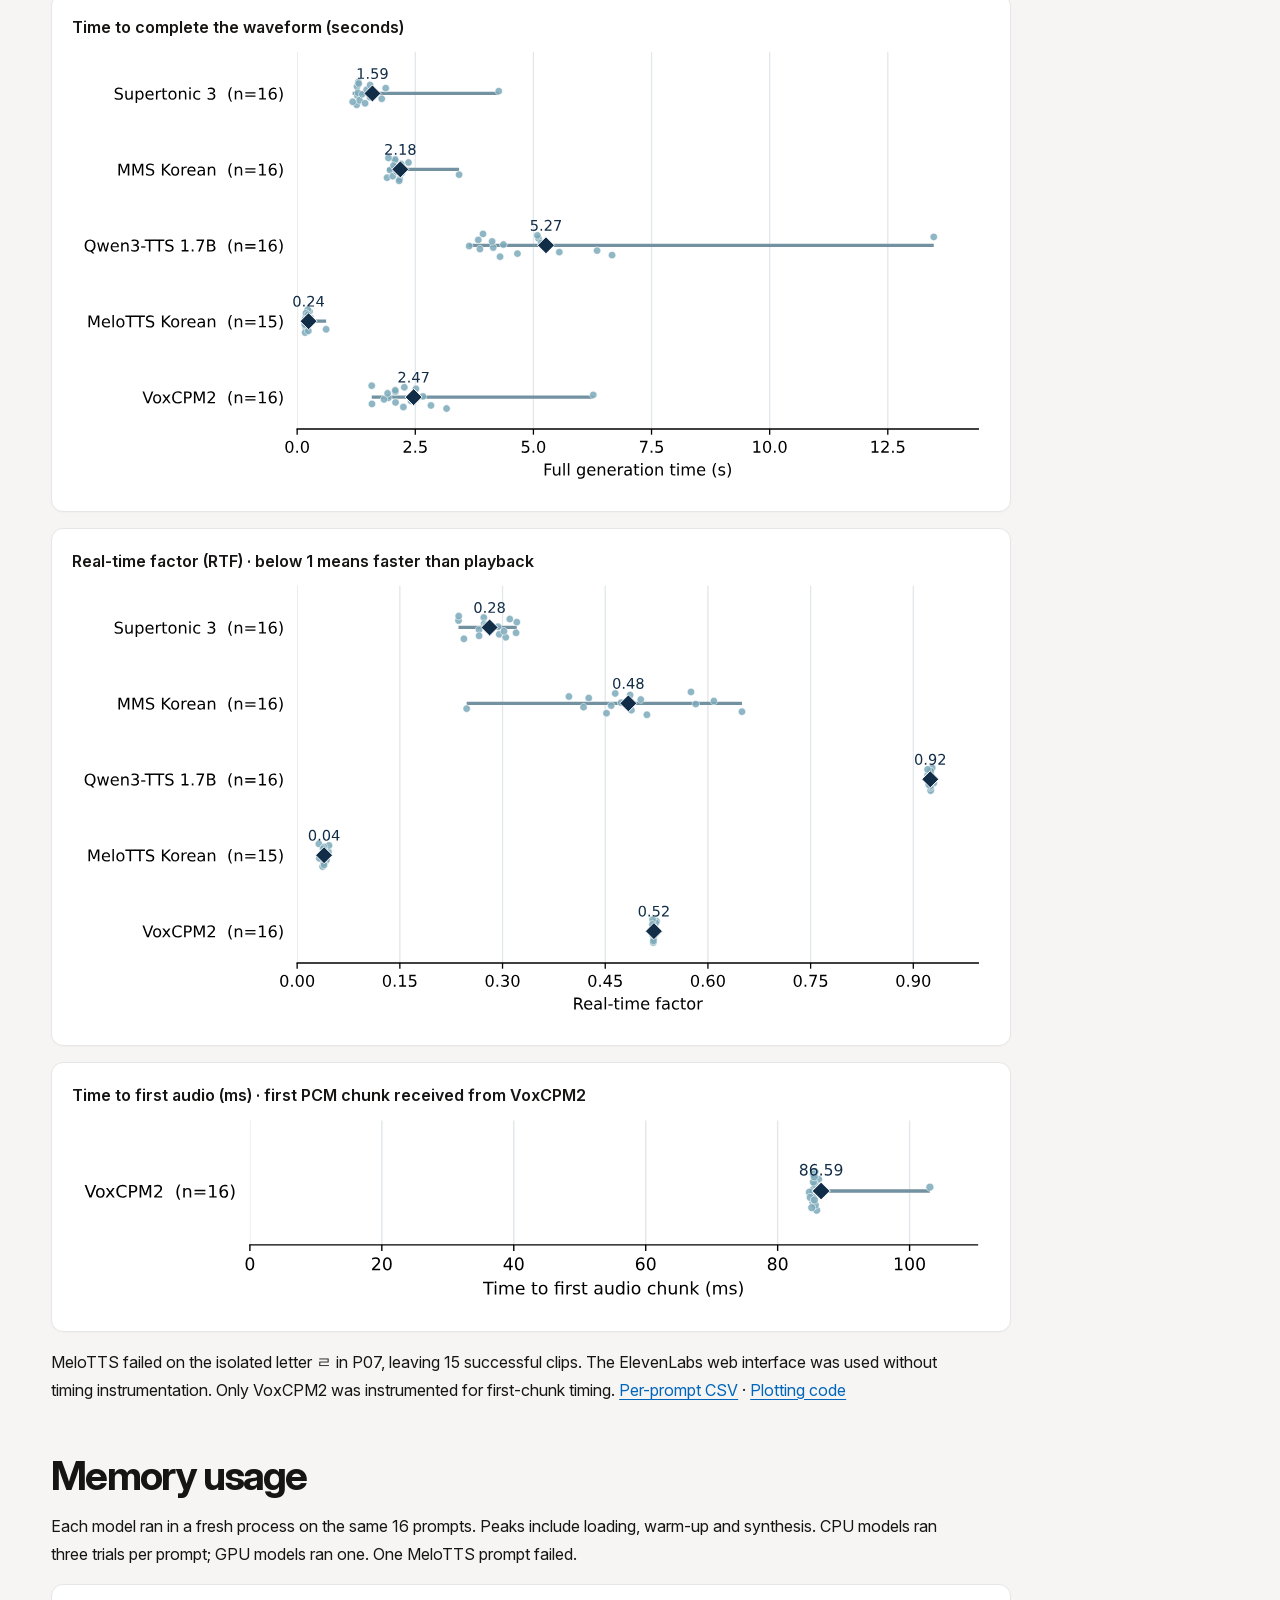
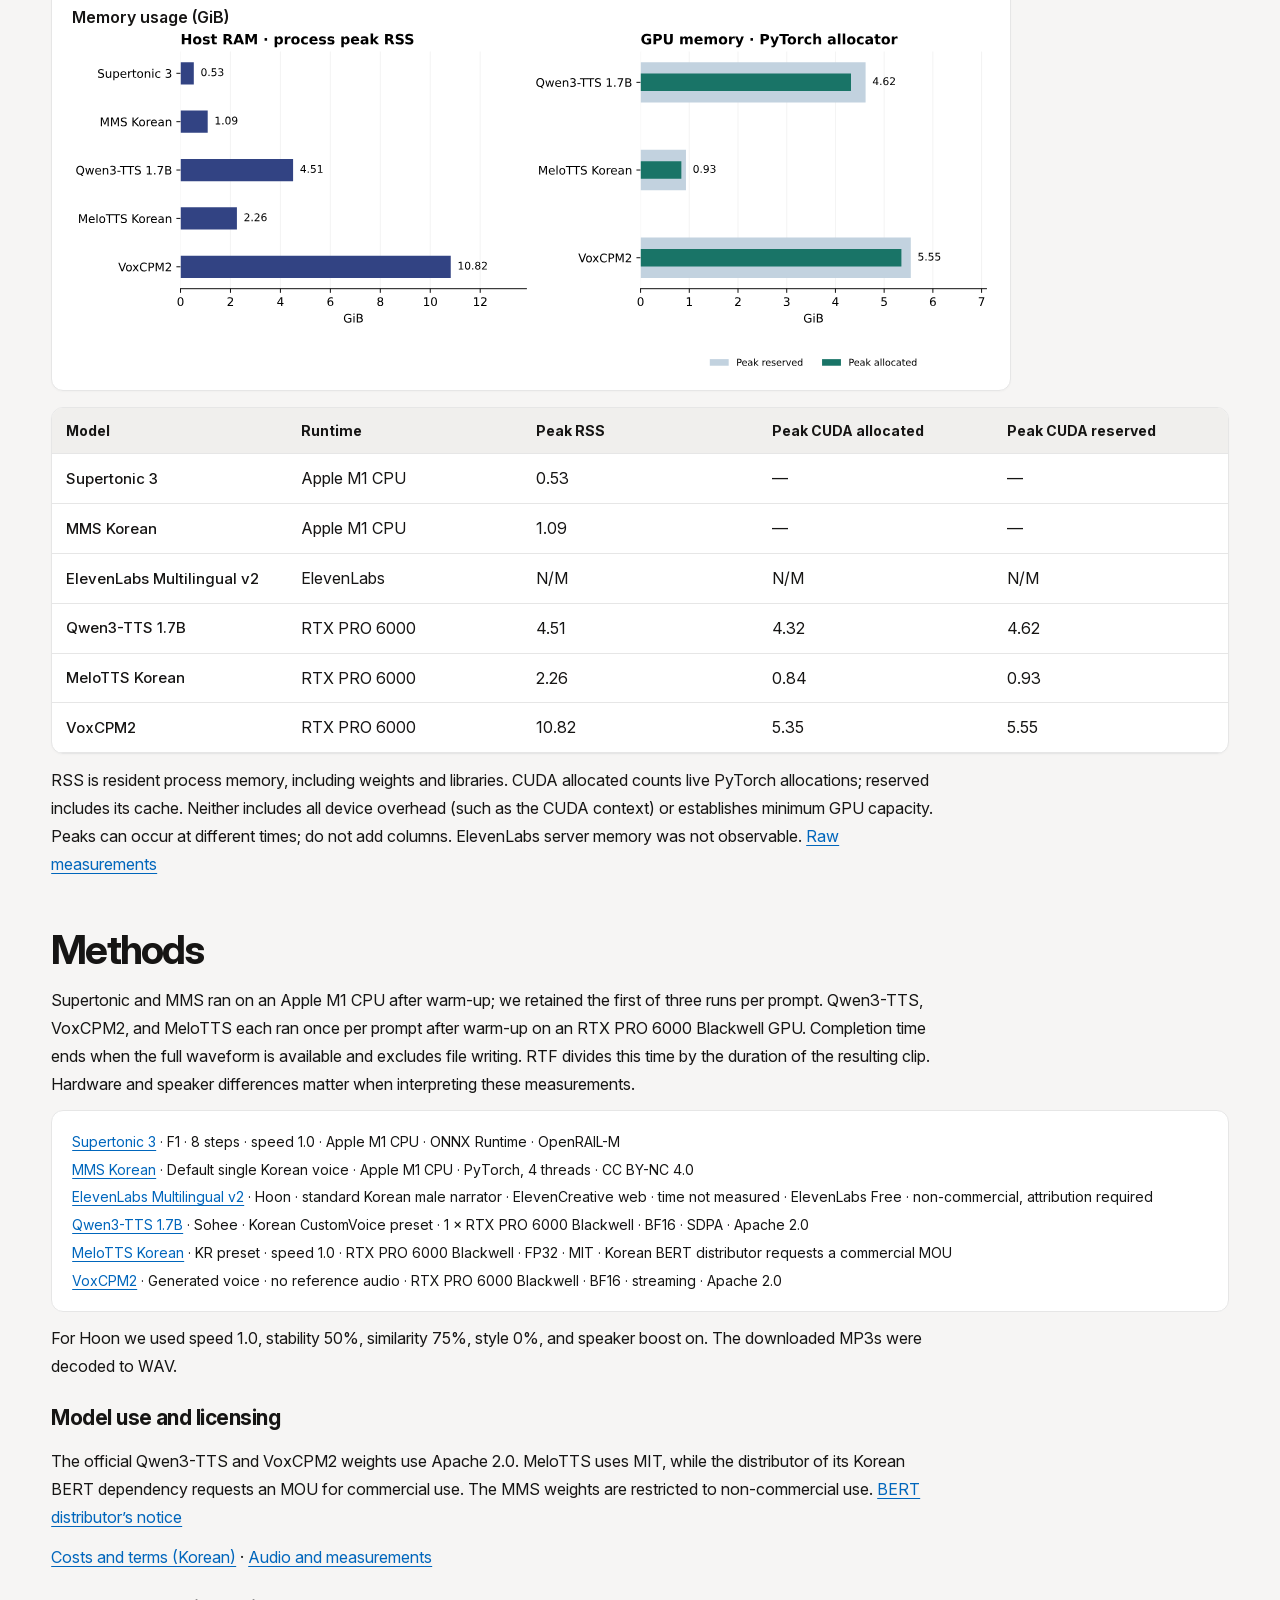
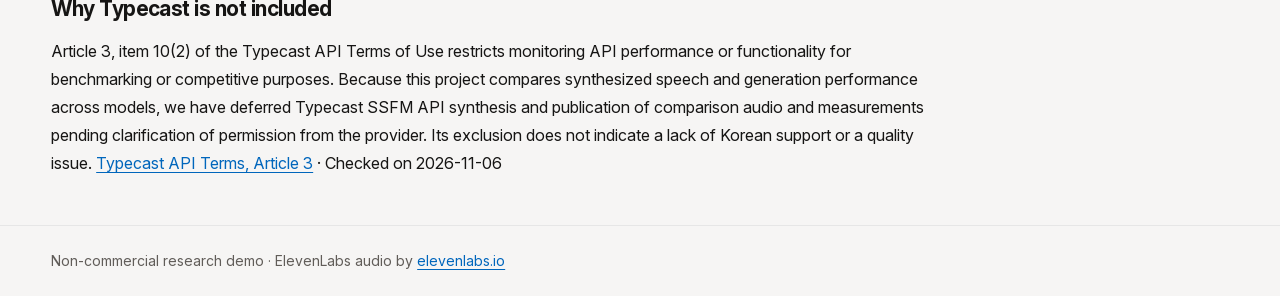
<file: en.html>
<!doctype html><html lang="en"><head><meta charset="utf-8"><meta name="viewport" content="width=device-width,initial-scale=1"><title>Stress-testing Korean text-to-speech | elevenlabs.io</title><link rel="alternate" hreflang="ko" href="index.html"><link rel="alternate" hreflang="en" href="en.html"><link rel="stylesheet" href="style.css?v=paper2"></head><body>
<div class="topbar"><div class="wrap top"><a class="brand" href="#overview"><span class="glyph" aria-hidden="true">∿</span> Korean TTS Bench</a><nav class="wide"><a href="#design">Prompt design</a><a href="#samples">Audio samples</a><a href="#timing">Timing</a><a href="#memory">Memory</a><a href="#methods">Methods</a></nav><details class="toc"><summary>Contents</summary><nav><a href="#design">Prompt design</a><a href="#samples">Audio samples</a><a href="#timing">Timing</a><a href="#memory">Memory</a><a href="#methods">Methods</a></nav></details><div class="languages"><a hreflang="ko" lang="ko" href="index.html" id="other-lang">한국어</a><a hreflang="en" lang="en" href="en.html" aria-current="page">English</a></div></div></div>
<header id="overview"><div class="wrap hero"><div><h1>Stress-testing Korean text-to-speech</h1><p>The same digits can denote an identifier or a quantity, and Korean reads them differently. We wanted to hear how different TTS systems handle that distinction. We found few resources that paired the models of interest on identical Korean prompts with generation-time measurements. We therefore wrote 16 prompts, synthesized them with six models, and released the recordings and timing data.</p><div class="actions"><a class="primary" href="#samples">Audio samples ↓</a><a href="https://github.com/june-oh/korean-tts-bench">GitHub ↗</a></div></div><aside class="pair"><div class="paper"><small>P13 · Digits</small><div lang="ko">주문 번호 <b>0042</b><br>주문 수량 <b>42개</b></div></div><div class="paper"><small>P16 · Spelled out</small><div lang="ko">주문 번호 <b>공공사이</b><br>주문 수량 <b>마흔두 개</b></div></div></aside></div></header><main class="wrap"><div class="summary">
<div><strong>6</strong><span>Models</span></div>
<div><strong>16</strong><span>Korean prompts</span></div>
<div><strong>95</strong><span>Published clips</span></div>
</div>
<section id="design"><h2>Prompt design</h2>
<p>We designed each prompt around an audible distinction. In P13 and P16, the order number and quantity stay the same while their written forms change. If a model drops the leading zeros only in P13, the paired recordings isolate a difference associated with notation.</p>
<div class="cards">
<article id="ref-arena"><h3><a href="https://huggingface.co/spaces/channelcorp/KO-TTS-Arena/blob/30278887183752f87eae32811a807651845f886c/ko_prompts.json">KO-TTS Arena ↗</a></h3><p>Product codes, telephone numbers, and delay announcements motivated tests of omission and information order.</p></article>
<article id="ref-corea"><h3><a href="https://openreview.net/forum?id=8nHq0IIwpd">CoreaSpeech ↗</a></h3><p>Work on numeral and English-text normalization informed the digit and spelled-out control pair.</p></article>
<article id="ref-nikl"><h3><a href="https://www.korean.go.kr/front/onlineQna/onlineQnaView.do?mn_id=216&amp;qna_seq=313560">Korean pronunciation rules ↗</a></h3><p>The National Institute of Korean Language’s account of nasal insertion and assimilation in 꽃잎 informed the sound-change prompt.</p></article>
</div><p class="note">All prompts were written for this project. Letter names, self-corrections, and question intonation are exploratory items. We did not collect listener ratings or mean opinion scores (MOS).</p></section>
<section id="samples"><h2>Audio samples</h2>
<p>Each row compares recordings of the same Korean text. Listening notes identify the contrast to attend to. Use the blind option to shuffle and hide model names. English glosses are provided for reference; every model received the Korean original.</p>
<div class="model-tabs" role="tablist" aria-label="Model access">
<button role="tab" id="tab-all" data-access="all" aria-controls="tables" aria-selected="true" tabindex="0">All models</button>
<button role="tab" id="tab-open" data-access="open" aria-controls="tables" aria-selected="false" tabindex="-1">Open source / open weights</button>
<button role="tab" id="tab-closed" data-access="closed" aria-controls="tables" aria-selected="false" tabindex="-1">Closed source</button>
</div><p id="closed-note">ElevenLabs Multilingual v2 used Hoon, a standard Korean narrator, with the language set to Korean. The reason for excluding Typecast SSFM is explained <a href="#typecast-exclusion">below</a>. <a href="https://help.typecast.ai/en/articles/11872662-typecast-api-terms-of-use">Typecast terms</a></p>
<p id="open-note" hidden>Commercial-use terms for publicly available weights appear in each column.</p><div class="tools"><label>Prompt group <select id="group"><option value="">All prompts</option></select></label><button id="blind" aria-pressed="false">Hide model names</button></div>
<p class="note">Players use level-matched MP3s. The WAV files preserve the generated level. Scroll the tables horizontally on narrow screens.</p><div id="tables" role="tabpanel" aria-labelledby="tab-all">Loading recordings…</div></section>
<section id="timing"><h2>Timing</h2>
<p>Each dot represents one published clip. Diamonds mark arithmetic means and line endpoints mark the minimum and maximum. The range includes variation in prompt length.</p>
<figure><figcaption>Time to complete the waveform (seconds)</figcaption><img loading="lazy" src="figures/completion_s.svg" alt="Time to complete the waveform (seconds)"></figure>
<figure><figcaption>Real-time factor (RTF) · below 1 means faster than playback</figcaption><img loading="lazy" src="figures/rtf.svg" alt="Real-time factor (RTF) · below 1 means faster than playback"></figure>
<figure><figcaption>Time to first audio (ms) · first PCM chunk received from VoxCPM2</figcaption><img loading="lazy" src="figures/first_audio_ms.svg" alt="Time to first audio (ms) · first PCM chunk received from VoxCPM2"></figure>
<p>MeloTTS failed on the isolated letter ㄹ in P07, leaving 15 successful clips. The ElevenLabs web interface was used without timing instrumentation. Only VoxCPM2 was instrumented for first-chunk timing. <a href="figures/timings.csv">Per-prompt CSV</a> · <a href="https://github.com/june-oh/korean-tts-bench/blob/main/scripts/plot_timings.py">Plotting code</a></p></section>
<section id="memory"><h2>Memory usage</h2><p>Each model ran in a fresh process on the same 16 prompts. Peaks include loading, warm-up and synthesis. CPU models ran three trials per prompt; GPU models ran one. One MeloTTS prompt failed.</p><figure><figcaption>Memory usage (GiB)</figcaption><img loading="lazy" src="figures/memory.svg" alt="Memory usage (GiB)"></figure><div class="scroll" tabindex="0" style="overflow-x:auto"><table style="min-width:650px"><thead><tr><th scope="col">Model</th><th scope="col">Runtime</th><th scope="col">Peak RSS</th><th scope="col">Peak CUDA allocated</th><th scope="col">Peak CUDA reserved</th></tr></thead><tbody><tr><th scope="row">Supertonic 3</th><td>Apple M1 CPU</td><td>0.53</td><td>—</td><td>—</td></tr><tr><th scope="row">MMS Korean</th><td>Apple M1 CPU</td><td>1.09</td><td>—</td><td>—</td></tr><tr><th scope="row">ElevenLabs Multilingual v2</th><td>ElevenLabs</td><td>N/M</td><td>N/M</td><td>N/M</td></tr><tr><th scope="row">Qwen3-TTS 1.7B</th><td>RTX PRO 6000</td><td>4.51</td><td>4.32</td><td>4.62</td></tr><tr><th scope="row">MeloTTS Korean</th><td>RTX PRO 6000</td><td>2.26</td><td>0.84</td><td>0.93</td></tr><tr><th scope="row">VoxCPM2</th><td>RTX PRO 6000</td><td>10.82</td><td>5.35</td><td>5.55</td></tr></tbody></table></div><p>RSS is resident process memory, including weights and libraries. CUDA allocated counts live PyTorch allocations; reserved includes its cache. Neither includes all device overhead (such as the CUDA context) or establishes minimum GPU capacity. Peaks can occur at different times; do not add columns. ElevenLabs server memory was not observable. <a href="figures/memory.json">Raw measurements</a></p></section>
<section id="methods"><h2>Methods</h2>
<p>Supertonic and MMS ran on an Apple M1 CPU after warm-up; we retained the first of three runs per prompt. Qwen3-TTS, VoxCPM2, and MeloTTS each ran once per prompt after warm-up on an RTX PRO 6000 Blackwell GPU. Completion time ends when the full waveform is available and excludes file writing. RTF divides this time by the duration of the resulting clip. Hardware and speaker differences matter when interpreting these measurements.</p><div id="models"></div><p>For Hoon we used speed 1.0, stability 50%, similarity 75%, style 0%, and speaker boost on. The downloaded MP3s were decoded to WAV.</p><h3>Model use and licensing</h3><p>The official Qwen3-TTS and VoxCPM2 weights use Apache 2.0. MeloTTS uses MIT, while the distributor of its Korean BERT dependency requests an MOU for commercial use. The MMS weights are restricted to non-commercial use. <a href="https://github.com/kiyoungkim1/LMkor">BERT distributor’s notice</a></p><p><a href="https://github.com/june-oh/korean-tts-bench#비용과-공개-조건">Costs and terms (Korean)</a> · <a href="https://github.com/june-oh/korean-tts-bench/tree/main/audio">Audio and measurements</a></p><h3 id="typecast-exclusion">Why Typecast is not included</h3><p>Article 3, item 10(2) of the Typecast API Terms of Use restricts monitoring API performance or functionality for benchmarking or competitive purposes. Because this project compares synthesized speech and generation performance across models, we have deferred Typecast SSFM API synthesis and publication of comparison audio and measurements pending clarification of permission from the provider. Its exclusion does not indicate a lack of Korean support or a quality issue. <a href="https://help.typecast.ai/en/articles/11872662-typecast-api-terms-of-use">Typecast API Terms, Article 3</a> · Checked on 2026-11-06</p></section></main><footer><div class="wrap">Non-commercial research demo · ElevenLabs audio by <a href="https://elevenlabs.io/">elevenlabs.io</a></div></footer><script type="module" src="app.js?v=paper2"></script></body></html>
</file>
<file: style.css>
@font-face{font-family:Inter;src:url(fonts/InterVariable.woff2) format("woff2");font-weight:100 900;font-display:swap}
:root{--paper:#f6f5f4;--ink:#161514;--muted:#615d59;--line:#e6e6e6;--blue:#0075de;--night:#213183;font-family:Inter,-apple-system,BlinkMacSystemFont,"Apple SD Gothic Neo","Malgun Gothic",sans-serif;color:var(--ink);background:var(--paper);line-height:1.55}*{box-sizing:border-box}body{margin:0}.wrap{max-width:1280px;margin:auto;padding-inline:clamp(16px,4vw,56px)}a{color:#0066bc;text-underline-offset:3px}button,select{font:inherit;cursor:pointer;color:inherit}.topbar{background:white;border-bottom:1px solid var(--line)}.top,.brand,.wide,.languages,.actions,.summary,.tools,.model-tabs{display:flex;align-items:center}.top{min-height:64px;gap:22px}.brand{gap:8px;font-weight:700;color:var(--ink);text-decoration:none}.glyph{background:#d6b6f6;color:#391c57;border:1px solid #391c57;border-radius:7px;display:grid;place-items:center;width:29px;height:29px;font-size:27px;line-height:1}.wide{margin-left:auto;gap:18px}.wide a,.languages a{font-size:14px;text-decoration:none;color:var(--muted)}.languages{margin-left:auto;gap:3px;padding:3px;background:var(--paper);border-radius:8px}.languages a{padding:4px 8px}.languages a[aria-current]{color:var(--ink);background:white;border-radius:5px;box-shadow:0 1px 3px #0002}header{background:var(--night);color:white}.hero{display:grid;grid-template-columns:minmax(0,1fr) 280px;gap:56px;align-items:center;padding-block:clamp(36px,5vw,72px)}h1,h2,h3,p{margin:0}h1{font-size:clamp(38px,5vw,64px);letter-spacing:-.045em;line-height:1.09;word-break:keep-all}header p{max-width:72ch;color:#f0f2ff;font-size:17px;margin-top:18px;line-height:1.75}.actions{gap:20px;margin-top:24px}.actions a{color:white;font-weight:600}.primary{padding:10px 19px;background:var(--blue);border-radius:999px;text-decoration:none}.primary:hover{background:#005bab}.pair{display:grid;gap:9px;transform:rotate(2deg)}.paper{padding:14px 20px;border:1px solid #e6e6e6;border-radius:12px;background:#fff;color:#31302e;box-shadow:0 3px 8px #0001}.paper:first-child{margin-right:22px}.paper:last-child{margin-left:22px}.paper small{font-weight:700;font-size:12px;color:var(--muted)}.paper small:before{content:"";display:inline-block;width:9px;height:9px;border-radius:50%;background:#d6b6f6;margin-right:7px}.paper:last-child small:before{background:#2a9d99}.paper div{margin-top:4px;font-size:18px}.summary{gap:clamp(20px,6vw,85px);padding:22px 0;border-bottom:1px solid #ddd}.summary>div{display:flex;gap:9px;align-items:baseline}.summary strong{font-size:27px;letter-spacing:-1px}.summary span,.note,.meta,.hint,.license,footer{color:var(--muted)}section{margin:48px 0;scroll-margin-top:16px}h2{font-size:clamp(29px,3.4vw,40px);letter-spacing:-.045em;line-height:1.2}h3{font-size:21px;letter-spacing:-.025em;margin:22px 0 8px}section>p{max-width:89ch;margin:12px 0;line-height:1.75}.cards{display:grid;grid-template-columns:repeat(3,minmax(0,1fr));gap:14px;margin:18px 0}.cards article,figure,.scroll{border:1px solid var(--line);border-radius:12px;background:#fff;box-shadow:0 1px 2px #00000006}.cards article{padding:20px}.cards h3{margin:0 0 8px;font-size:17px}.cards p,.note,#closed-note,#open-note{font-size:14px}.model-tabs,.tools{flex-wrap:wrap;gap:8px;margin:16px 0 8px}button,select{background:#fff;border:1px solid #d3d1ce;border-radius:8px;padding:7px 12px}.model-tabs button{border-radius:999px}.model-tabs [aria-selected=true],button[aria-pressed=true]{background:var(--blue);border-color:var(--blue);color:#fff}.tools label{display:flex;align-items:center;gap:8px}.scroll{overflow-x:auto;scrollbar-color:#afa9a2 #eee}.scroll:focus-visible,:focus-visible{outline:2px solid var(--blue);outline-offset:2px}table{width:100%;table-layout:fixed;border-collapse:collapse}th,td{padding:12px 14px;border-bottom:1px solid var(--line);text-align:left;vertical-align:middle}thead th{background:#f0efed;font-size:14px}tbody th{font-size:15px;font-weight:500;word-break:keep-all}.code,.voice,.license,.hint,.gloss{display:block;font-size:12px;margin:4px 0}.code{font-weight:700;color:#514c47}.gloss{font-size:13px;color:#31302e;font-style:italic}.voice,.license,.hint{font-weight:400}.filelinks{display:flex;flex-wrap:wrap;gap:12px;font-size:12px}.meta{font-size:11px;margin-top:4px}audio{width:100%;display:block;height:34px;margin-bottom:5px}figure{max-width:960px;margin:16px 0;padding:20px}figure img{display:block;width:100%;height:auto}figcaption{font-weight:600}#models{background:white;border:1px solid var(--line);border-radius:12px;padding:14px 20px}#models p{margin:6px 0;font-size:14px}footer{padding:24px 0;border-top:1px solid var(--line);font-size:14px}@media(max-width:820px){.wide{display:none}.hero{grid-template-columns:1fr;gap:18px}.pair{display:none}.cards{grid-template-columns:1fr}.summary{justify-content:space-between;gap:10px}.summary>div{display:grid;gap:0}.summary span{font-size:12px}section{margin:32px 0}.top{gap:6px}.languages a,button,select{min-height:44px;display:inline-flex;align-items:center}.actions{flex-wrap:wrap}figure{padding:10px}}

.toc{display:none}.toc summary{cursor:pointer;padding:10px 4px;font-size:14px}.toc nav{position:absolute;z-index:3;background:white;padding:12px;border:1px solid var(--line);border-radius:8px;box-shadow:0 2px 8px #0001}.toc nav a{display:block;padding:6px}@media(max-width:820px){.toc{display:block;margin-left:auto}.languages{margin-left:0}.top{justify-content:space-between}}
</file>
